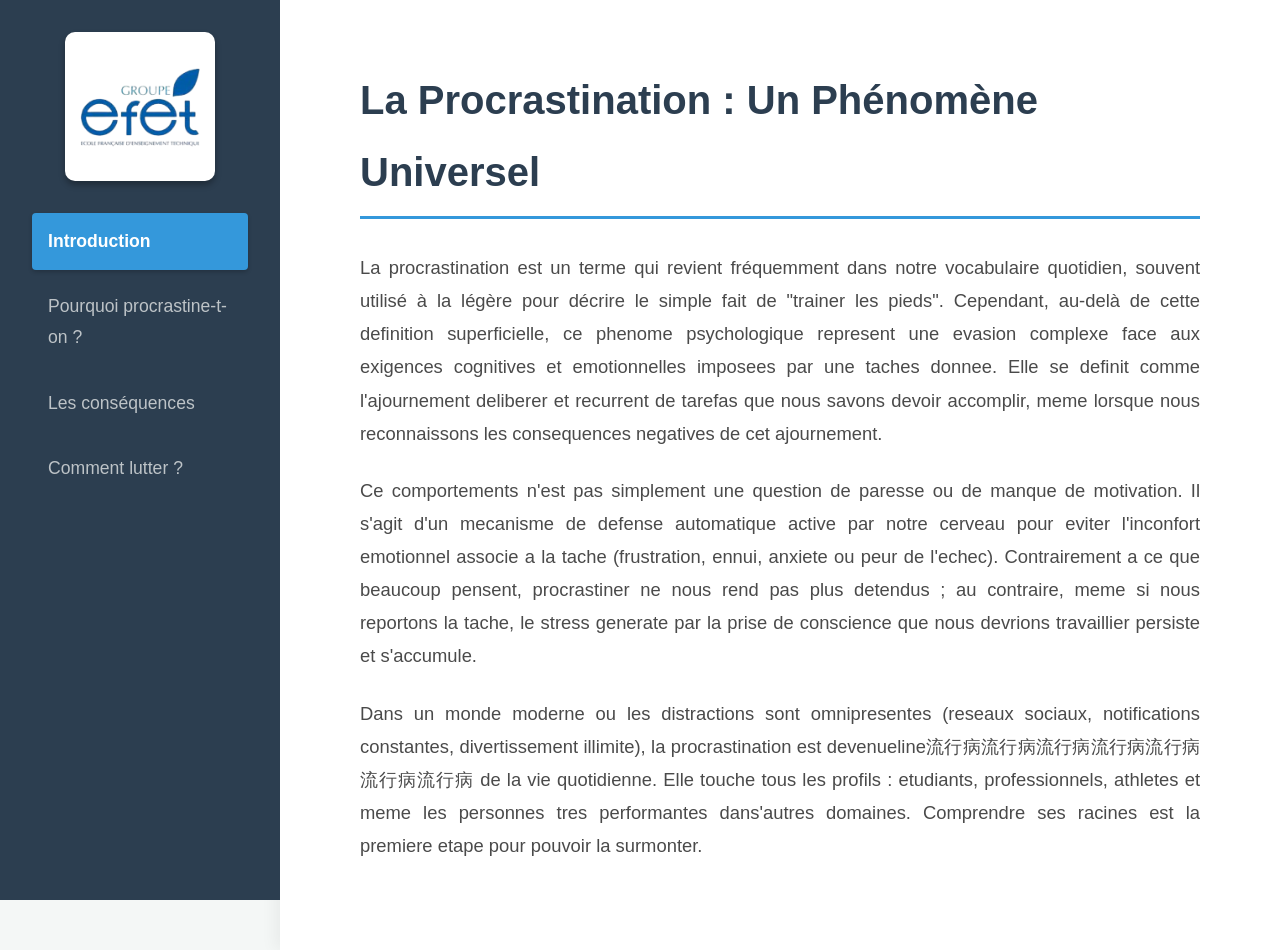
<file: index.html>
<!DOCTYPE html>
<html lang="fr">
<head>
    <meta charset="UTF-8">
    <meta name="viewport" content="width=device-width, initial-scale=1.0">
    <title>Introduction - Comprendre la Procrastination</title>
    <link rel="stylesheet" href="style.css">
</head>
<body>

    <nav class="sidebar">
        <!-- Logo at the top -->
        <img src="ph1.png" alt="Logo du Site" class="sidebar-logo">
        
        <ul>
            <li><a href="introduction.html" class="active">Introduction</a></li>
            <li><a href="causes.html">Pourquoi procrastine-t-on ?</a></li>
            <li><a href="consequences.html">Les conséquences</a></li>
            <li><a href="solutions.html">Comment lutter ?</a></li>
        </ul>
    </nav>

    <main class="content">
        <h1>La Procrastination : Un Phénomène Universel</h1>
        
        <p>La procrastination est un terme qui revient fréquemment dans notre vocabulaire quotidien, souvent utilisé à la légère pour décrire le simple fait de "trainer les pieds". Cependant, au-delà de cette definition superficielle, ce phenome psychologique represent une evasion complexe face aux exigences cognitives et emotionnelles imposees par une taches donnee. Elle se definit comme l'ajournement deliberer et recurrent de tarefas que nous savons devoir accomplir, meme lorsque nous reconnaissons les consequences negatives de cet ajournement.</p>

        <p>Ce comportements n'est pas simplement une question de paresse ou de manque de motivation. Il s'agit d'un mecanisme de defense automatique active par notre cerveau pour eviter l'inconfort emotionnel associe a la tache (frustration, ennui, anxiete ou peur de l'echec). Contrairement a ce que beaucoup pensent, procrastiner ne nous rend pas plus detendus ; au contraire, meme si nous reportons la tache, le stress generate par la prise de conscience que nous devrions travaillier persiste et s'accumule.</p>

        <p>Dans un monde moderne ou les distractions sont omnipresentes (reseaux sociaux, notifications constantes, divertissement illimite), la procrastination est devenueline流行病流行病流行病流行病流行病流行病流行病 de la vie quotidienne. Elle touche tous les profils : etudiants, professionnels, athletes et meme les personnes tres performantes dans'autres domaines. Comprendre ses racines est la premiere etape pour pouvoir la surmonter.</p>

    </main>

</body>
</html>
</file>
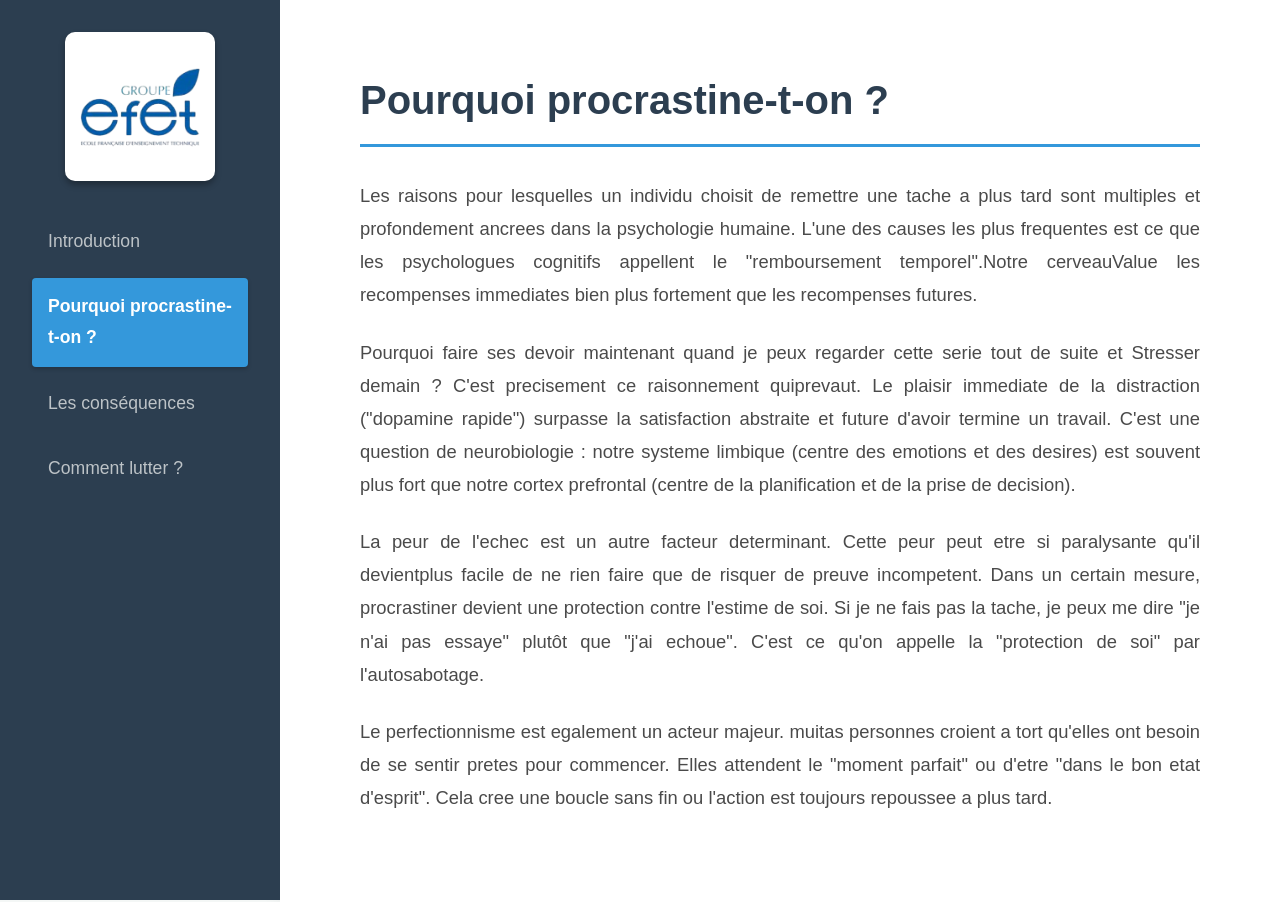
<file: Causes.html>
<!DOCTYPE html>
<html lang="fr">
<head>
    <meta charset="UTF-8">
    <meta name="viewport" content="width=device-width, initial-scale=1.0">
    <title>Causes - Comprendre la Procrastination</title>
    <link rel="stylesheet" href="style.css">
</head>
<body>

    <nav class="sidebar">
        <img src="ph1.png" alt="Logo du Site" class="sidebar-logo">
        <ul>
            <li><a href="index.html">Introduction</a></li>
            <li><a href="causes.html" class="active">Pourquoi procrastine-t-on ?</a></li>
            <li><a href="consequences.html">Les conséquences</a></li>
            <li><a href="solutions.html">Comment lutter ?</a></li>
        </ul>
    </nav>

    <main class="content">
        <h1>Pourquoi procrastine-t-on ?</h1>

        <p>Les raisons pour lesquelles un individu choisit de remettre une tache a plus tard sont multiples et profondement ancrees dans la psychologie humaine. L'une des causes les plus frequentes est ce que les psychologues cognitifs appellent le "remboursement temporel".Notre cerveauValue les recompenses immediates bien plus fortement que les recompenses futures.</p>

        <p>Pourquoi faire ses devoir maintenant quand je peux regarder cette serie tout de suite et Stresser demain ? C'est precisement ce raisonnement quiprevaut. Le plaisir immediate de la distraction ("dopamine rapide") surpasse la satisfaction abstraite et future d'avoir termine un travail. C'est une question de neurobiologie : notre systeme limbique (centre des emotions et des desires) est souvent plus fort que notre cortex prefrontal (centre de la planification et de la prise de decision).</p>

        <p>La peur de l'echec est un autre facteur determinant. Cette peur peut etre si paralysante qu'il devientplus facile de ne rien faire que de risquer de preuve incompetent. Dans un certain mesure, procrastiner devient une protection contre l'estime de soi. Si je ne fais pas la tache, je peux me dire "je n'ai pas essaye" plutôt que "j'ai echoue". C'est ce qu'on appelle la "protection de soi" par l'autosabotage.</p>
        
        <p>Le perfectionnisme est egalement un acteur majeur. muitas personnes croient a tort qu'elles ont besoin de se sentir pretes pour commencer. Elles attendent le "moment parfait" ou d'etre "dans le bon etat d'esprit". Cela cree une boucle sans fin ou l'action est toujours repoussee a plus tard.</p>

    </main>

</body>
</html>
</file>
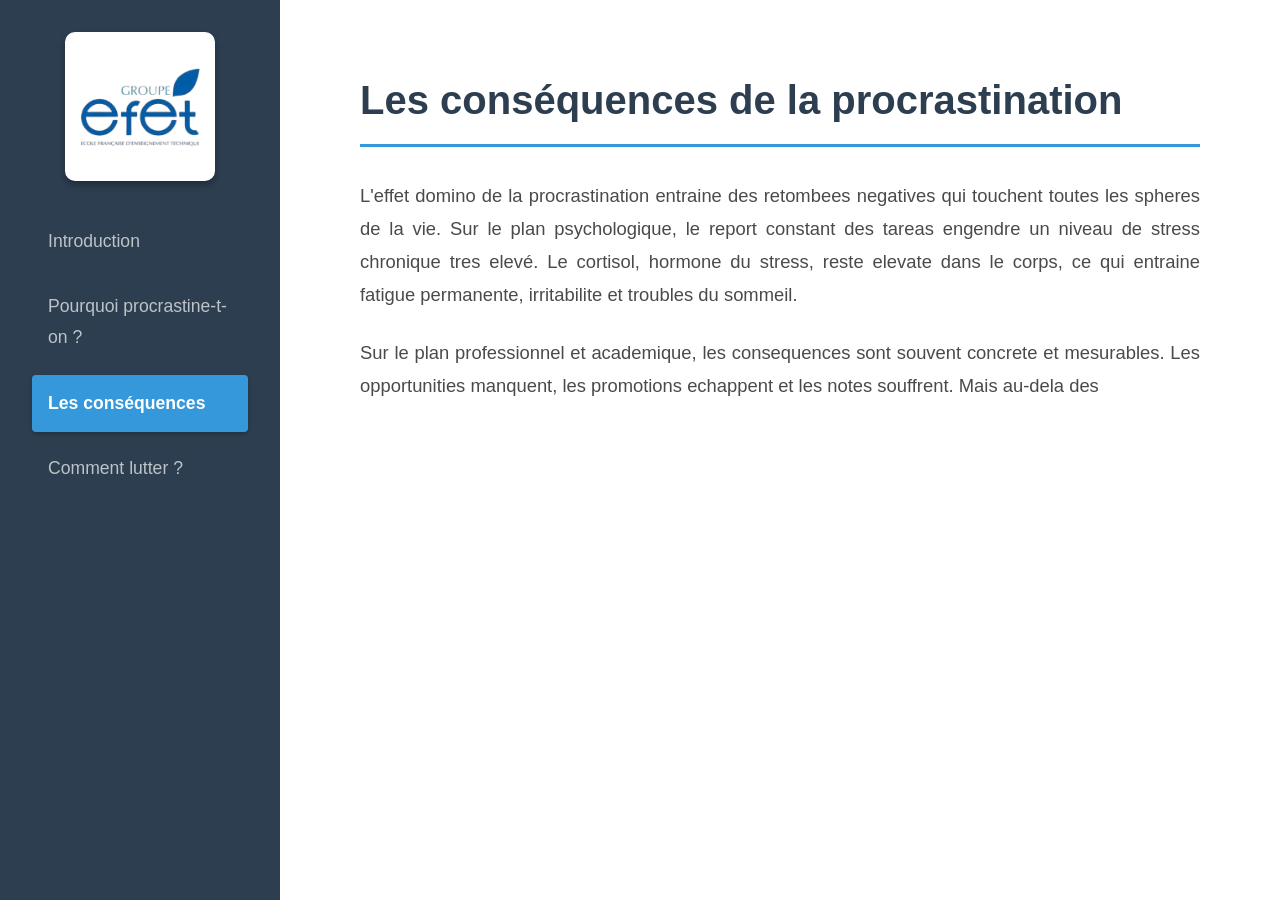
<file: Consequences.html>
<!DOCTYPE html>
<html lang="fr">
<head>
    <meta charset="UTF-8">
    <meta name="viewport" content="width=device-width, initial-scale=1.0">
    <title>Conséquences - Comprendre la Procrastination</title>
    <link rel="stylesheet" href="style.css">
</head>
<body>

    <nav class="sidebar">
        <img src="ph1.png" alt="Logo du Site" class="sidebar-logo">
        <ul>
            <li><a href="index.html">Introduction</a></li>
            <li><a href="causes.html">Pourquoi procrastine-t-on ?</a></li>
            <li><a href="consequences.html" class="active">Les conséquences</a></li>
            <li><a href="solutions.html">Comment lutter ?</a></li>
        </ul>
    </nav>

    <main class="content">
        <h1>Les conséquences de la procrastination</h1>

        <p>L'effet domino de la procrastination entraine des retombees negatives qui touchent toutes les spheres de la vie. Sur le plan psychologique, le report constant des tareas engendre un niveau de stress chronique tres elevé. Le cortisol, hormone du stress, reste elevate dans le corps, ce qui entraine fatigue permanente, irritabilite et troubles du sommeil.</p>

        <p>Sur le plan professionnel et academique, les consequences sont souvent concrete et mesurables. Les opportunities manquent, les promotions echappent et les notes souffrent. Mais au-dela des
</file>
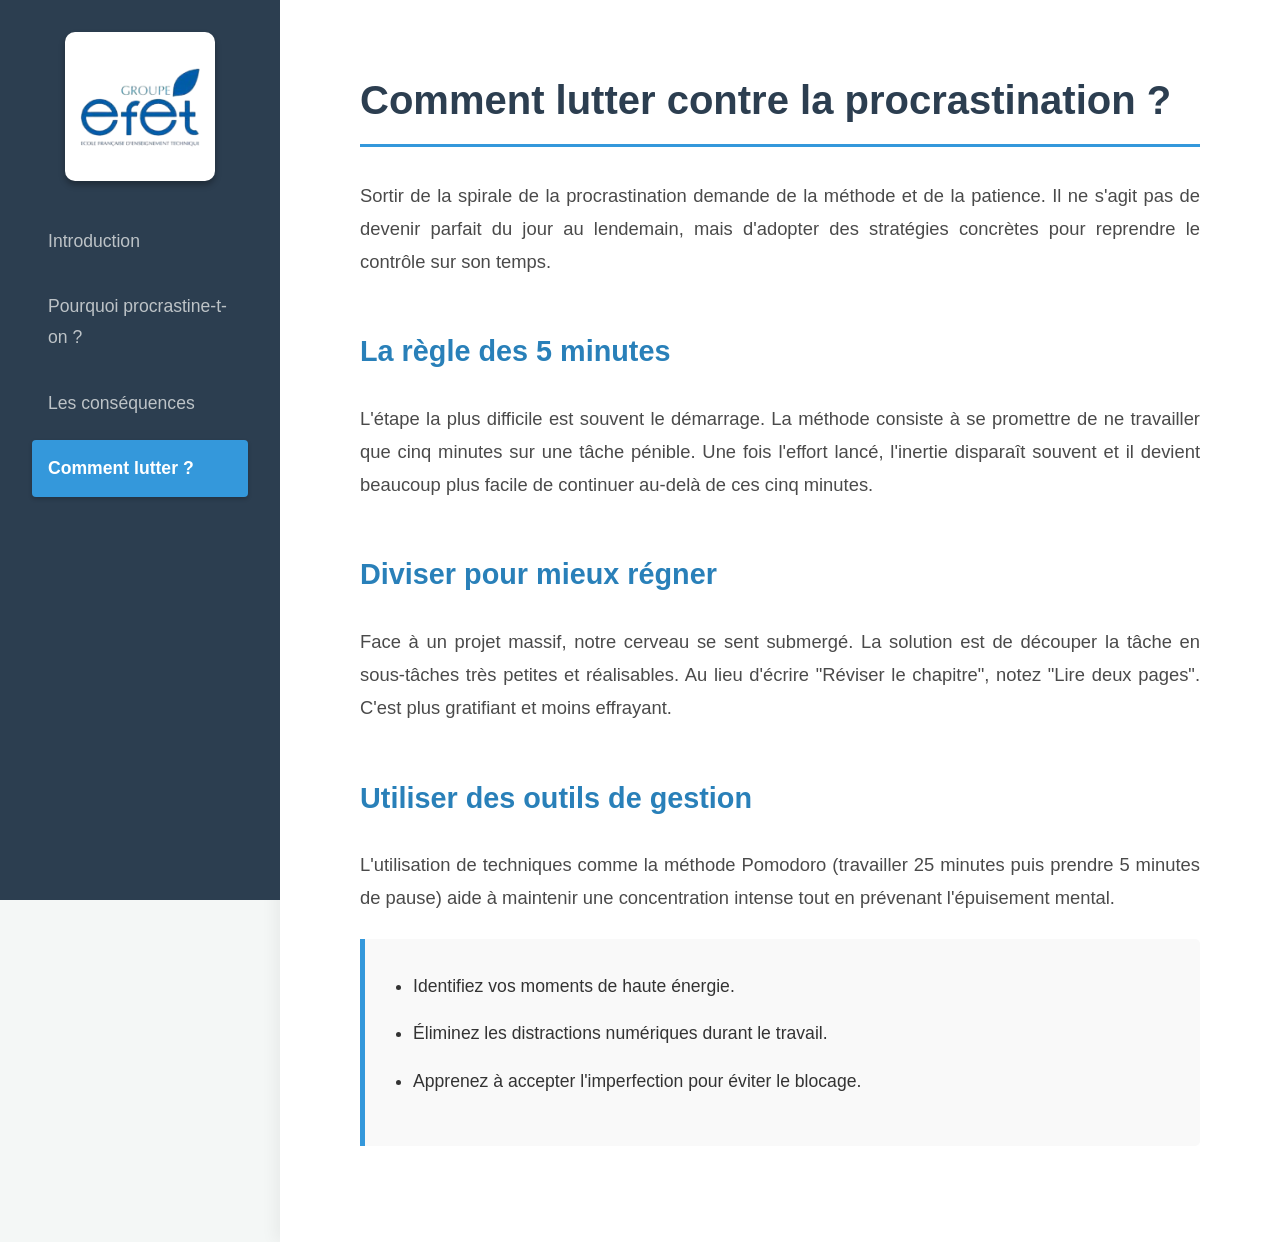
<file: solutions.html>
<!DOCTYPE html>
<html lang="fr">
<head>
    <meta charset="UTF-8">
    <meta name="viewport" content="width=device-width, initial-scale=1.0">
    <title>Solutions - Comprendre la Procrastination</title>
    <link rel="stylesheet" href="style.css">
</head>
<body>

    <nav class="sidebar">
        <img src="ph1.png" alt="Logo du Site" class="sidebar-logo">
        <ul>
            <li><a href="index.html">Introduction</a></li>
            <li><a href="causes.html">Pourquoi procrastine-t-on ?</a></li>
            <li><a href="consequences.html">Les conséquences</a></li>
            <li><a href="solutions.html" class="active">Comment lutter ?</a></li>
        </ul>
    </nav>

    <main class="content">
        <h1>Comment lutter contre la procrastination ?</h1>

        <p>Sortir de la spirale de la procrastination demande de la méthode et de la patience. Il ne s'agit pas de devenir parfait du jour au lendemain, mais d'adopter des stratégies concrètes pour reprendre le contrôle sur son temps.</p>

        <h2>La règle des 5 minutes</h2>
        <p>L'étape la plus difficile est souvent le démarrage. La méthode consiste à se promettre de ne travailler que cinq minutes sur une tâche pénible. Une fois l'effort lancé, l'inertie disparaît souvent et il devient beaucoup plus facile de continuer au-delà de ces cinq minutes.</p>

        <h2>Diviser pour mieux régner</h2>
        <p>Face à un projet massif, notre cerveau se sent submergé. La solution est de découper la tâche en sous-tâches très petites et réalisables. Au lieu d'écrire "Réviser le chapitre", notez "Lire deux pages". C'est plus gratifiant et moins effrayant.</p>

        <h2>Utiliser des outils de gestion</h2>
        <p>L'utilisation de techniques comme la méthode Pomodoro (travailler 25 minutes puis prendre 5 minutes de pause) aide à maintenir une concentration intense tout en prévenant l'épuisement mental.</p>

        <ul class="content-list">
            <li>Identifiez vos moments de haute énergie.</li>
            <li>Éliminez les distractions numériques durant le travail.</li>
            <li>Apprenez à accepter l'imperfection pour éviter le blocage.</li>
        </ul>

    </main>

</body>
</html>
</file>
<file: style.css>
* {
    box-sizing: border-box;
}

html {
    scroll-behavior: smooth;
}

body {
    font-family: 'Segoe UI', Tahoma, Geneva, Verdana, sans-serif;
    line-height: 1.8;
    color: #333;
    margin: 0;
    padding: 0;
    background-color: #f4f7f6;
    display: flex;
    min-height: 100vh;
}

.sidebar {
    width: 280px;
    background-color: #2c3e50;
    color: #ffffff;
    padding: 2rem;
    flex-shrink: 0;
    position: sticky;
    top: 0;
    height: 100vh;
    overflow-y: auto;
    display: flex;
    flex-direction: column;
}

.sidebar-logo {
    width: 100%;
    max-width: 150px;
    height: auto;
    display: block;
    margin: 0 auto 2rem auto;
    border-radius: 10px;
    box-shadow: 0 4px 6px rgba(0,0,0,0.3);
    background-color: #ffffff; /* Ajout du fond blanc */
    padding: 10px; /* Ajout d'espace autour du logo */
}

.sidebar ul {
    list-style: none;
    padding: 0;
    margin: 0;
}

.sidebar li {
    margin-bottom: 0.5rem;
}

.sidebar a {
    text-decoration: none;
    color: #bdc3c7;
    display: block;
    padding: 0.8rem 1rem;
    border-radius: 4px;
    transition: all 0.3s ease;
    font-size: 1.1rem;
}

.sidebar a:hover {
    background-color: #34495e;
    color: #ffffff;
    padding-left: 1.2rem;
}

.sidebar a.active {
    background-color: #3498db;
    color: #ffffff;
    font-weight: bold;
    box-shadow: 0 2px 4px rgba(0,0,0,0.2);
}

.content {
    flex-grow: 1;
    padding: 4rem 5rem;
    background-color: #ffffff;
    box-shadow: -5px 0 15px rgba(0,0,0,0.05);
    max-width: 100%;
}

h1 {
    font-size: 2.5rem;
    color: #2c3e50;
    margin-top: 0;
    border-bottom: 3px solid #3498db;
    padding-bottom: 0.5rem;
    margin-bottom: 2rem;
}

h2 {
    color: #2980b9;
    font-size: 1.8rem;
    margin-top: 3rem;
}

p {
    font-size: 1.15rem;
    margin-bottom: 1.5rem;
    text-align: justify;
    color: #4a4a4a;
}

ul.content-list {
    margin-bottom: 2rem;
    background: #f9f9f9;
    padding: 2rem 2rem 2rem 3rem;
    border-left: 5px solid #3498db;
    border-radius: 0 5px 5px 0;
}

ul.content-list li {
    margin-bottom: 1rem;
    font-size: 1.1rem;
}

@media (max-width: 768px) {
    body {
        flex-direction: column;
    }

    .sidebar {
        width: 100%;
        height: auto;
        position: relative;
        padding: 1.5rem;
        align-items: center;
    }

    .sidebar-logo {
        margin-bottom: 1.5rem;
    }
    
    .sidebar ul {
        width: 100%;
        display: flex;
        flex-wrap: wrap;
        justify-content: center;
        gap: 10px;
    }

    .sidebar li {
        margin-bottom: 0;
    }

    .sidebar a {
        padding: 0.5rem 1rem;
        font-size: 0.9rem;
        background-color: #34495e;
    }

    .sidebar a:hover {
        padding-left: 1rem;
    }

    .content {
        padding: 2rem 1.5rem;
    }

    h1 {
        font-size: 2rem;
    }
    
    h2 {
        font-size: 1.5rem;
    }
}
</file>
